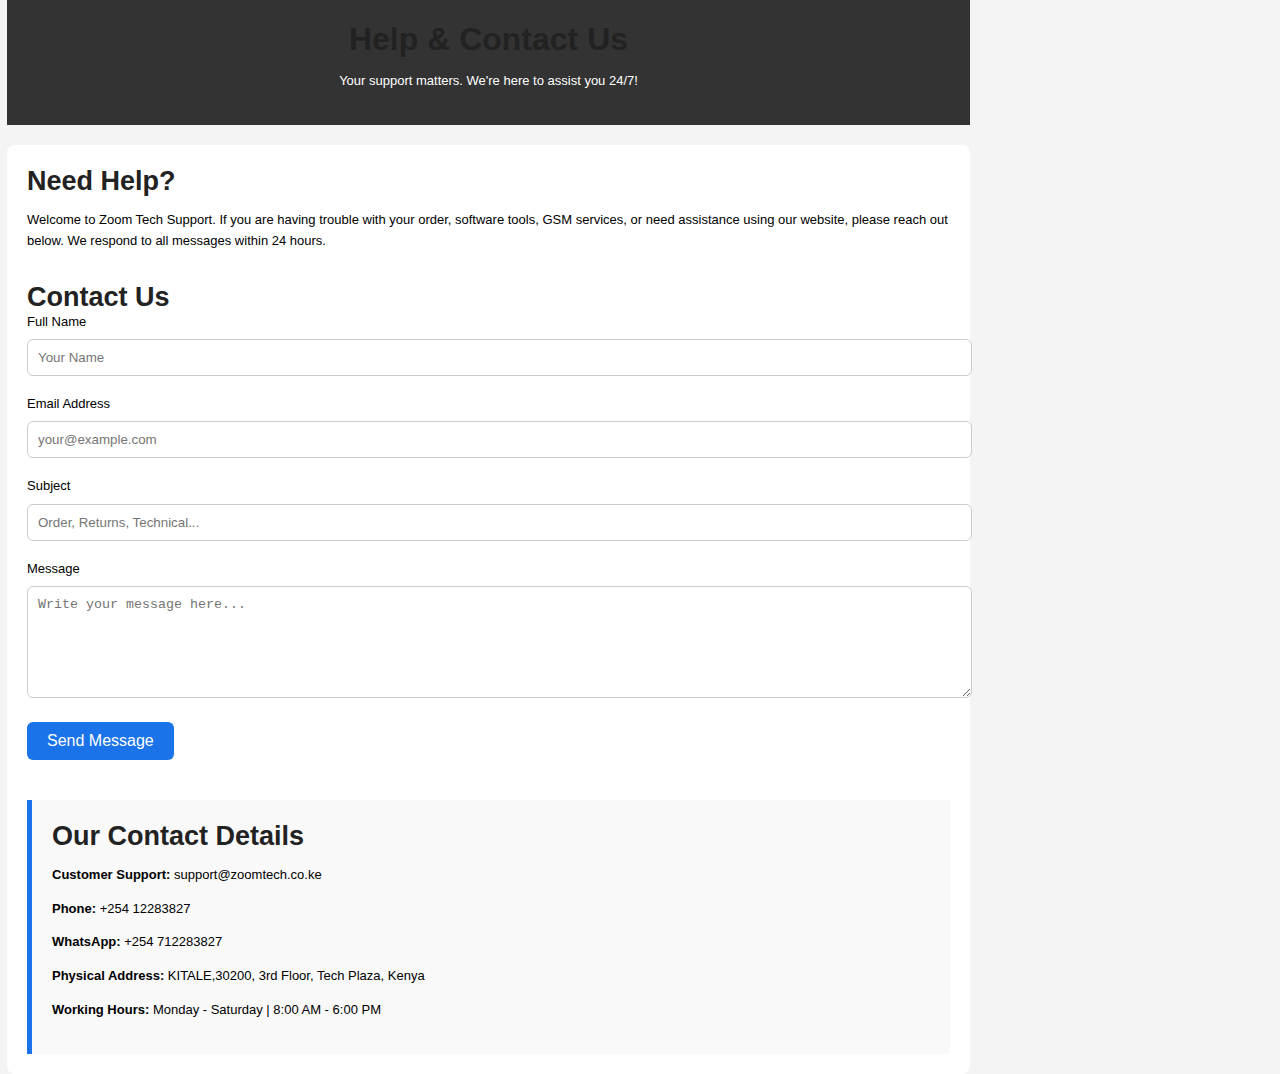
<file: HELP-AND-CONTACTS.html>
<!doctype html>
<html>
<head>
<meta charset="utf-8">
<title>Untitled Page</title>
<meta name="generator" content="WYSIWYG Web Builder 20 - http://www.wysiwygwebbuilder.com">
<link href="https://fonts.googleapis.com/css2?family=Open+Sans:wdth,wght@75..100,300..800&display=swap" rel="stylesheet">
<link href="css/liquor.css" rel="stylesheet">
<link href="css/HELP-AND-CONTACTS.css" rel="stylesheet">
</head>
<body>
<div id="Html1" style="position:absolute;left:7px;top:0px;width:963px;height:473px;z-index:0">
<!DOCTYPE html>
<html lang="en">
<head>
  <meta charset="UTF-8" />
  <meta name="viewport" content="width=device-width, initial-scale=1.0"/>
  <title>Help & Contact Us - Zoom Tech</title>
  </head>
<body>
  <header>
    <h1>Help & Contact Us</h1>
    <p>Your support matters. We're here to assist you 24/7!</p>
  </header>

  <div class="container">
    <section>
      <h2>Need Help?</h2>
      <p>
        Welcome to Zoom Tech Support. If you are having trouble with your order, software tools, GSM services, or need assistance using our website, please reach out below. We respond to all messages within 24 hours.
      </p>
    </section>

    <section class="contact-form">
      <h2>Contact Us</h2>
      <form action="#" method="POST">
        <label for="name">Full Name</label>
        <input type="text" id="name" name="name" placeholder="Your Name" required />

        <label for="email">Email Address</label>
        <input type="email" id="email" name="email" placeholder="your@example.com" required />

        <label for="subject">Subject</label>
        <input type="text" id="subject" name="subject" placeholder="Order, Returns, Technical..." required />

        <label for="message">Message</label>
        <textarea id="message" name="message" rows="6" placeholder="Write your message here..." required></textarea>

        <button type="submit">Send Message</button>
      </form>
    </section>

    <section class="contact-info">
      <h2>Our Contact Details</h2>
      <p><strong>Customer Support:</strong> support@zoomtech.co.ke</p>
      <p><strong>Phone:</strong> +254 12283827</p>
      <p><strong>WhatsApp:</strong> +254 712283827</p>
      <p><strong>Physical Address:</strong> KITALE,30200, 3rd Floor, Tech Plaza, Kenya</p>
      <p><strong>Working Hours:</strong> Monday - Saturday | 8:00 AM - 6:00 PM</p>
    </section>
  </div>
</body>
</html>
</div>
</body>
</html>
</file>
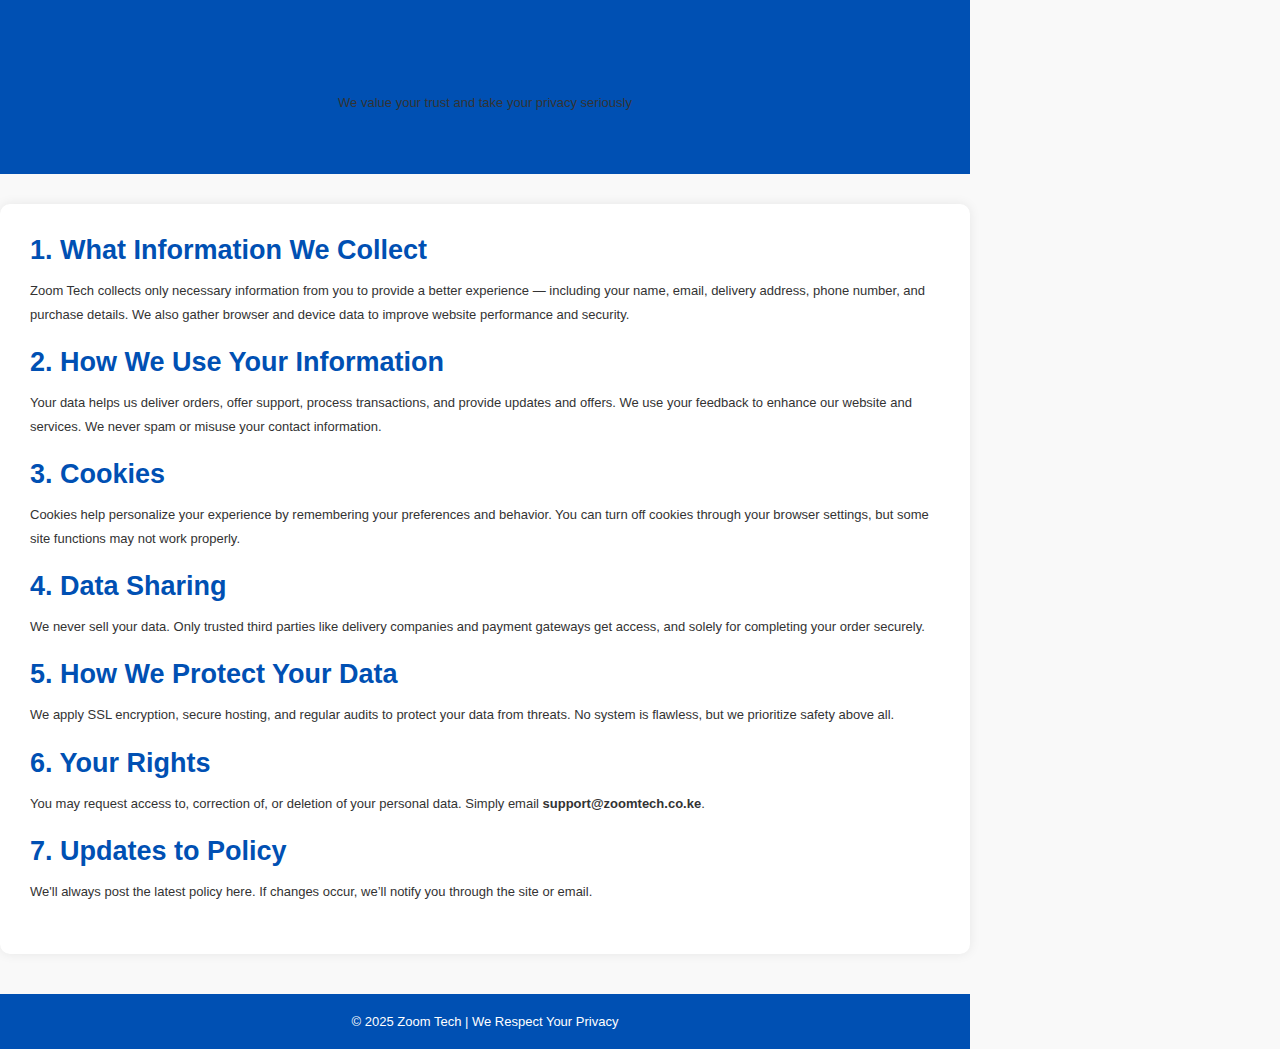
<file: PRIVACY-POLICY.html>
<!doctype html>
<html>
<head>
<meta charset="utf-8">
<title>Untitled Page</title>
<meta name="generator" content="WYSIWYG Web Builder 20 - http://www.wysiwygwebbuilder.com">
<link href="https://fonts.googleapis.com/css2?family=Open+Sans:wdth,wght@75..100,300..800&display=swap" rel="stylesheet">
<link href="css/liquor.css" rel="stylesheet">
<link href="css/PRIVACY-POLICY.css" rel="stylesheet">
</head>
<body>
<!-- PRIVACY PAGE -->
<div id="Html1" style="position:absolute;left:0px;top:0px;width:970px;height:355px;z-index:0">
<!DOCTYPE html>
<html lang="en">
<head>
  <meta charset="UTF-8" />
  <meta name="viewport" content="width=device-width, initial-scale=1.0"/>
  <title>Privacy Policy - Zoom Tech</title>
  </head>
<body>
  <header>
    <h1>Privacy Policy</h1>
    <p>We value your trust and take your privacy seriously</p>
  </header>

  <div class="container">
    <h2>1. What Information We Collect</h2>
    <p>Zoom Tech collects only necessary information from you to provide a better experience — including your name, email, delivery address, phone number, and purchase details. We also gather browser and device data to improve website performance and security.</p>

    <h2>2. How We Use Your Information</h2>
    <p>Your data helps us deliver orders, offer support, process transactions, and provide updates and offers. We use your feedback to enhance our website and services. We never spam or misuse your contact information.</p>

    <h2>3. Cookies</h2>
    <p>Cookies help personalize your experience by remembering your preferences and behavior. You can turn off cookies through your browser settings, but some site functions may not work properly.</p>

    <h2>4. Data Sharing</h2>
    <p>We never sell your data. Only trusted third parties like delivery companies and payment gateways get access, and solely for completing your order securely.</p>

    <h2>5. How We Protect Your Data</h2>
    <p>We apply SSL encryption, secure hosting, and regular audits to protect your data from threats. No system is flawless, but we prioritize safety above all.</p>

    <h2>6. Your Rights</h2>
    <p>You may request access to, correction of, or deletion of your personal data. Simply email <strong>support@zoomtech.co.ke</strong>.</p>

    <h2>7. Updates to Policy</h2>
    <p>We'll always post the latest policy here. If changes occur, we’ll notify you through the site or email.</p>
  </div>

  <footer>
    &copy; 2025 Zoom Tech | We Respect Your Privacy
  </footer>
</body>
</html>
</div>
</body>
</html>
</file>
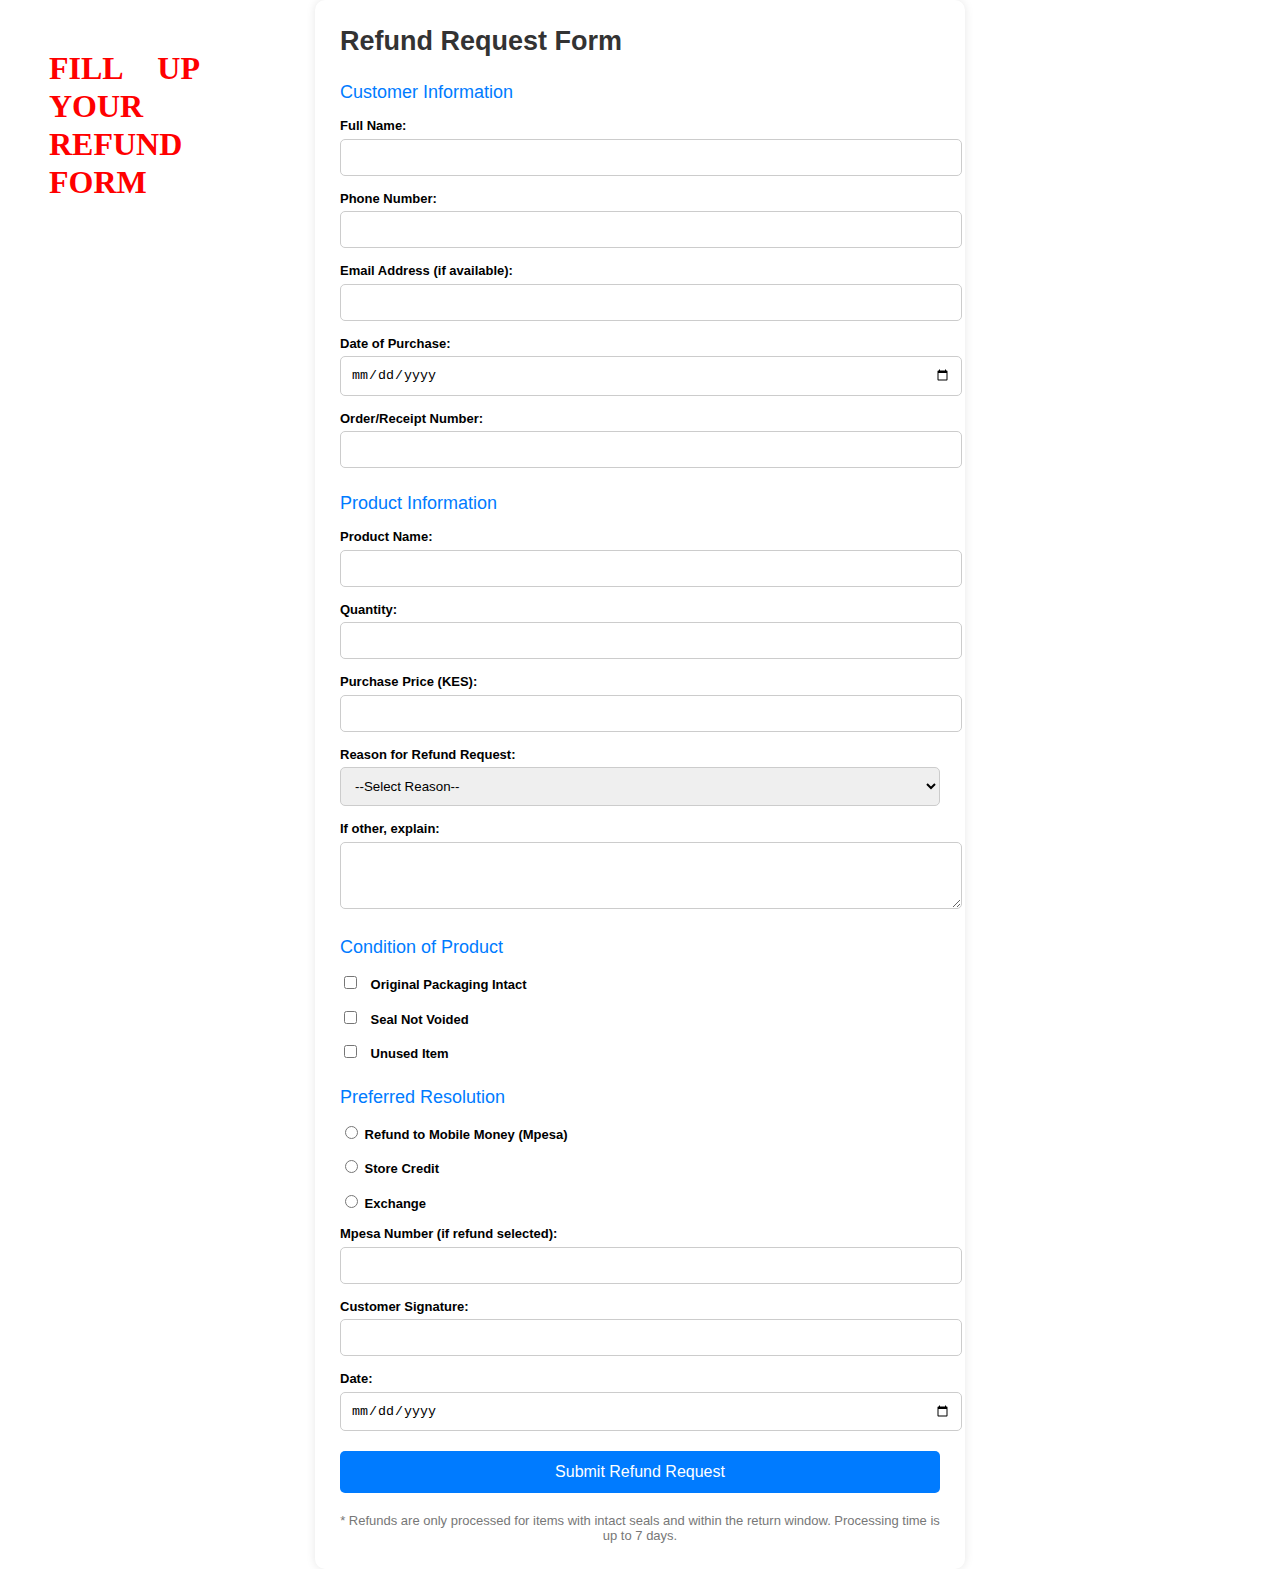
<file: REFUNDS.html>
<!DOCTYPE html>
<html lang="en">
<head>
  <meta charset="UTF-8">
  <meta name="viewport" content="width=device-width, initial-scale=1">
  <title>Refund Request Form - Zoom Tech</title>
  </head>
<body>
  <div class="container">
    <h2>Refund Request Form</h2>

    <form>
      <div class="section-title">Customer Information</div>
      <label>Full Name:</label>
      <input type="text" name="name" required>

      <label>Phone Number:</label>
      <input type="tel" name="phone" required>

      <label>Email Address (if available):</label>
      <input type="email" name="email">

      <label>Date of Purchase:</label>
      <input type="date" name="purchase_date">

      <label>Order/Receipt Number:</label>
      <input type="text" name="receipt_number">

      <div class="section-title">Product Information</div>
      <label>Product Name:</label>
      <input type="text" name="product_name">

      <label>Quantity:</label>
      <input type="text" name="quantity">

      <label>Purchase Price (KES):</label>
      <input type="text" name="price">

      <label>Reason for Refund Request:</label>
      <select name="reason">
        <option value="">--Select Reason--</option>
        <option value="defective">Defective Item</option>
        <option value="wrong">Wrong Item Delivered</option>
        <option value="not_as_described">Item Not as Described</option>
        <option value="other">Other</option>
      </select>

      <label>If other, explain:</label>
      <textarea name="other_reason" rows="3"></textarea>

      <div class="section-title">Condition of Product</div>
      <label><input type="checkbox" name="condition" value="packaging"> Original Packaging Intact</label>
      <label><input type="checkbox" name="condition" value="seal"> Seal Not Voided</label>
      <label><input type="checkbox" name="condition" value="unused"> Unused Item</label>

      <div class="section-title">Preferred Resolution</div>
      <label><input type="radio" name="resolution" value="refund"> Refund to Mobile Money (Mpesa)</label>
      <label><input type="radio" name="resolution" value="credit"> Store Credit</label>
      <label><input type="radio" name="resolution" value="exchange"> Exchange</label>

      <label>Mpesa Number (if refund selected):</label>
      <input type="text" name="mpesa_number">

      <label>Customer Signature:</label>
      <input type="text" name="signature">

      <label>Date:</label>
      <input type="date" name="signature_date">

      <button type="submit" class="submit-btn">Submit Refund Request</button>

      <div class="note">
        * Refunds are only processed for items with intact seals and within the return window. Processing time is up to 7 days.
      </div>
    </form>
  </div>
</body>
</html>
<!doctype html>
<html>
<head>
<meta charset="utf-8">
<title>Untitled Page</title>
<meta name="generator" content="WYSIWYG Web Builder 20 - http://www.wysiwygwebbuilder.com">
<link href="https://fonts.googleapis.com/css2?family=Open+Sans:wdth,wght@75..100,300..800&display=swap" rel="stylesheet">
<link href="css/liquor.css" rel="stylesheet">
<link href="css/REFUNDS.css" rel="stylesheet">
</head>
<body>
<div id="wb_Heading1" style="position:absolute;left:49px;top:49px;width:151px;height:185px;z-index:0;">
<h1 id="Heading1">FILL UP YOUR REFUND FORM</h1></div>
</body>
</html>
</file>
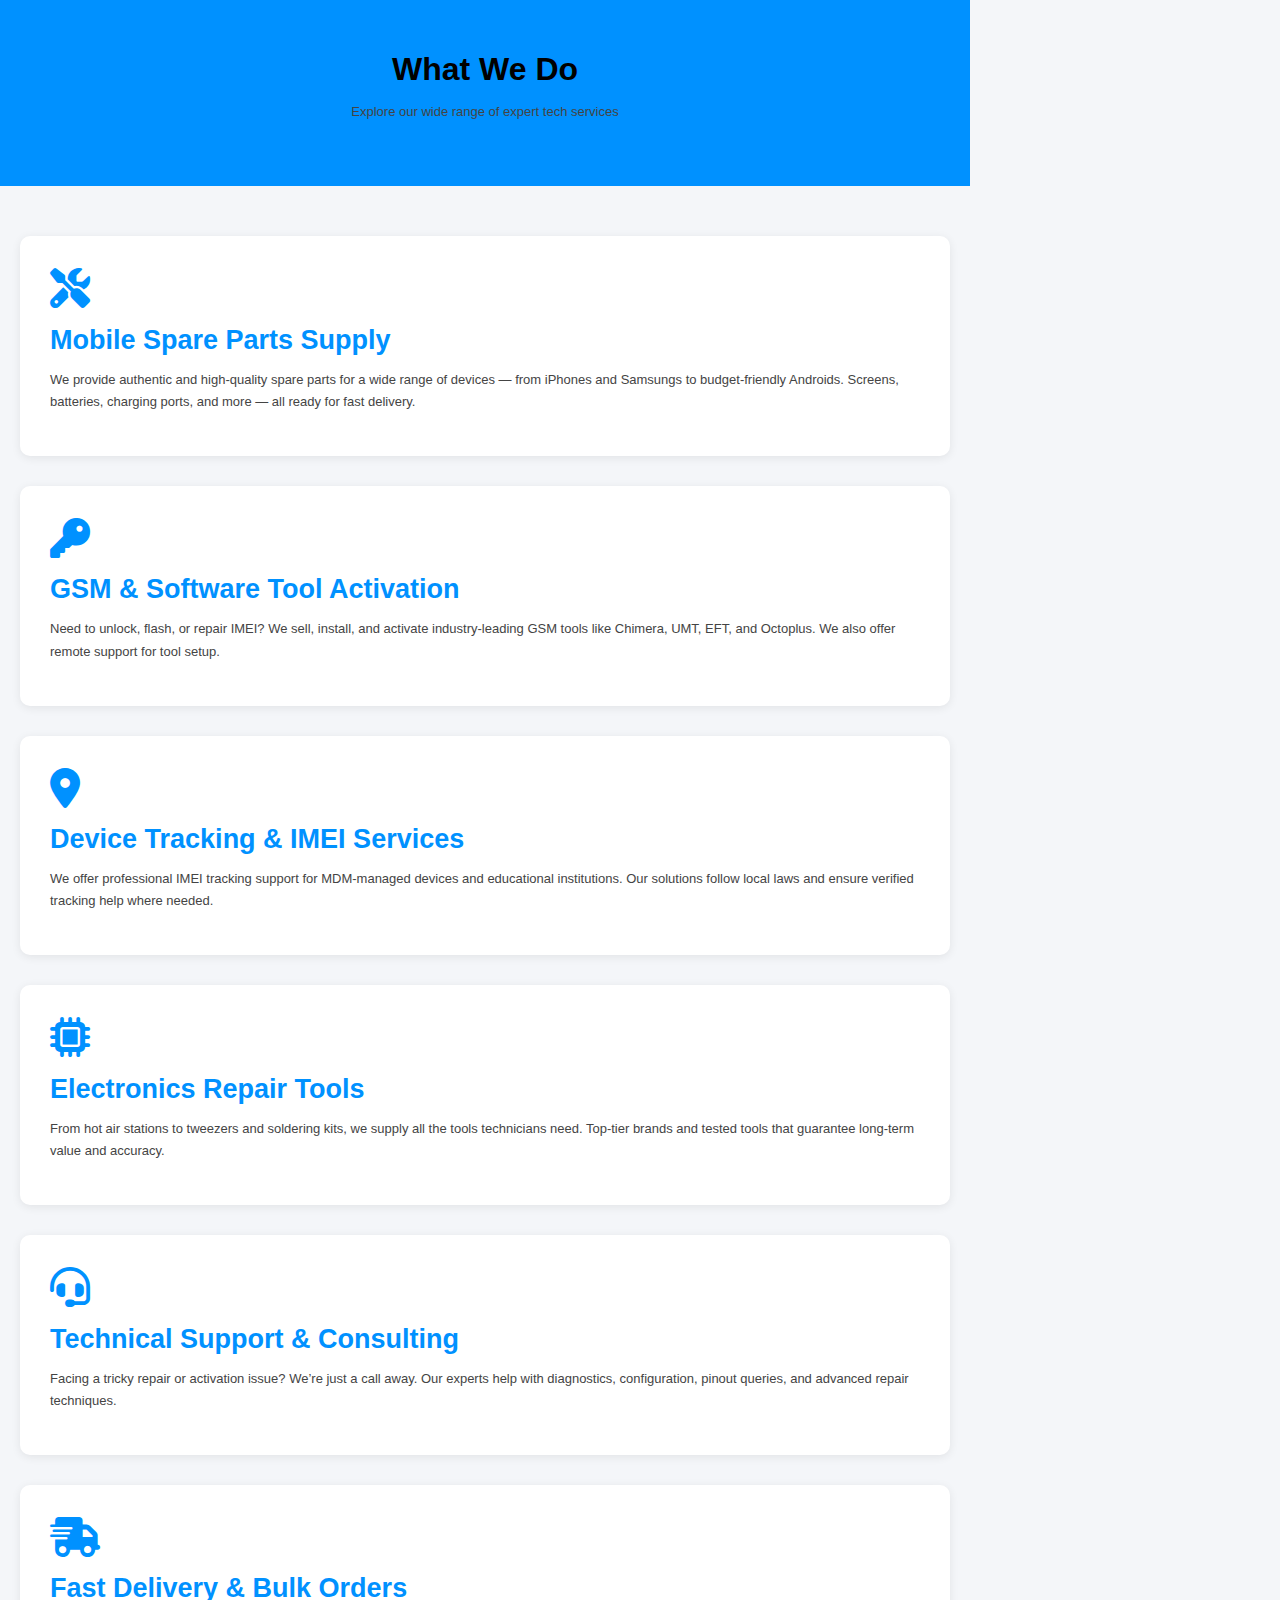
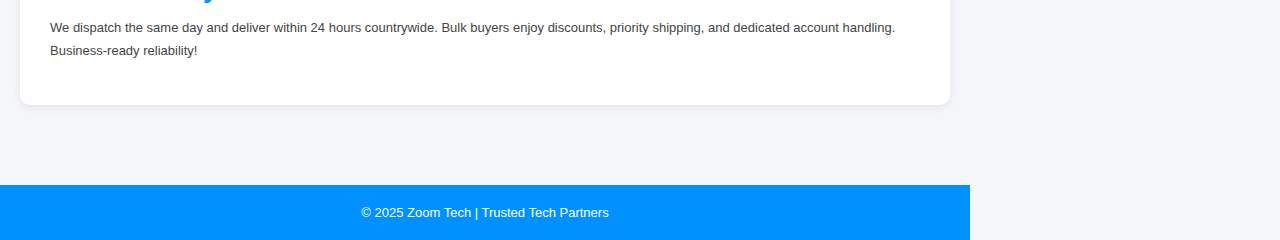
<file: SERVICES.html>
<!doctype html>
<html>
<head>
<meta charset="utf-8">
<title>Untitled Page</title>
<meta name="generator" content="WYSIWYG Web Builder 20 - http://www.wysiwygwebbuilder.com">
<link href="https://fonts.googleapis.com/css2?family=Open+Sans:wdth,wght@75..100,300..800&display=swap" rel="stylesheet">
<link href="css/liquor.css" rel="stylesheet">
<link href="css/SERVICES.css" rel="stylesheet">
</head>
<body>
<!-- SERVICES -->
<div id="Html1" style="position:absolute;left:0px;top:0px;width:970px;height:276px;z-index:0">
<!DOCTYPE html>
<html lang="en">
<head>
  <meta charset="UTF-8" />
  <meta name="viewport" content="width=device-width, initial-scale=1.0"/>
  <title>Our Services - Zoom Tech</title>
    <link href="https://cdnjs.cloudflare.com/ajax/libs/font-awesome/6.5.0/css/all.min.css" rel="stylesheet">
</head>
<body>

  <header>
    <h1>What We Do</h1>
    <p>Explore our wide range of expert tech services</p>
  </header>

  <div class="container">

    <div class="service-box">
      <div class="icon"><i class="fas fa-tools"></i></div>
      <h2>Mobile Spare Parts Supply</h2>
      <p>We provide authentic and high-quality spare parts for a wide range of devices — from iPhones and Samsungs to budget-friendly Androids. Screens, batteries, charging ports, and more — all ready for fast delivery.</p>
    </div>

    <div class="service-box">
      <div class="icon"><i class="fas fa-key"></i></div>
      <h2>GSM & Software Tool Activation</h2>
      <p>Need to unlock, flash, or repair IMEI? We sell, install, and activate industry-leading GSM tools like Chimera, UMT, EFT, and Octoplus. We also offer remote support for tool setup.</p>
    </div>

    <div class="service-box">
      <div class="icon"><i class="fas fa-map-marker-alt"></i></div>
      <h2>Device Tracking & IMEI Services</h2>
      <p>We offer professional IMEI tracking support for MDM-managed devices and educational institutions. Our solutions follow local laws and ensure verified tracking help where needed.</p>
    </div>

    <div class="service-box">
      <div class="icon"><i class="fas fa-microchip"></i></div>
      <h2>Electronics Repair Tools</h2>
      <p>From hot air stations to tweezers and soldering kits, we supply all the tools technicians need. Top-tier brands and tested tools that guarantee long-term value and accuracy.</p>
    </div>

    <div class="service-box">
      <div class="icon"><i class="fas fa-headset"></i></div>
      <h2>Technical Support & Consulting</h2>
      <p>Facing a tricky repair or activation issue? We’re just a call away. Our experts help with diagnostics, configuration, pinout queries, and advanced repair techniques.</p>
    </div>

    <div class="service-box">
      <div class="icon"><i class="fas fa-truck-fast"></i></div>
      <h2>Fast Delivery & Bulk Orders</h2>
      <p>We dispatch the same day and deliver within 24 hours countrywide. Bulk buyers enjoy discounts, priority shipping, and dedicated account handling. Business-ready reliability!</p>
    </div>

  </div>

  <footer>
    &copy; 2025 Zoom Tech | Trusted Tech Partners
  </footer>
</body>
</html>
</div>
</body>
</html>
</file>
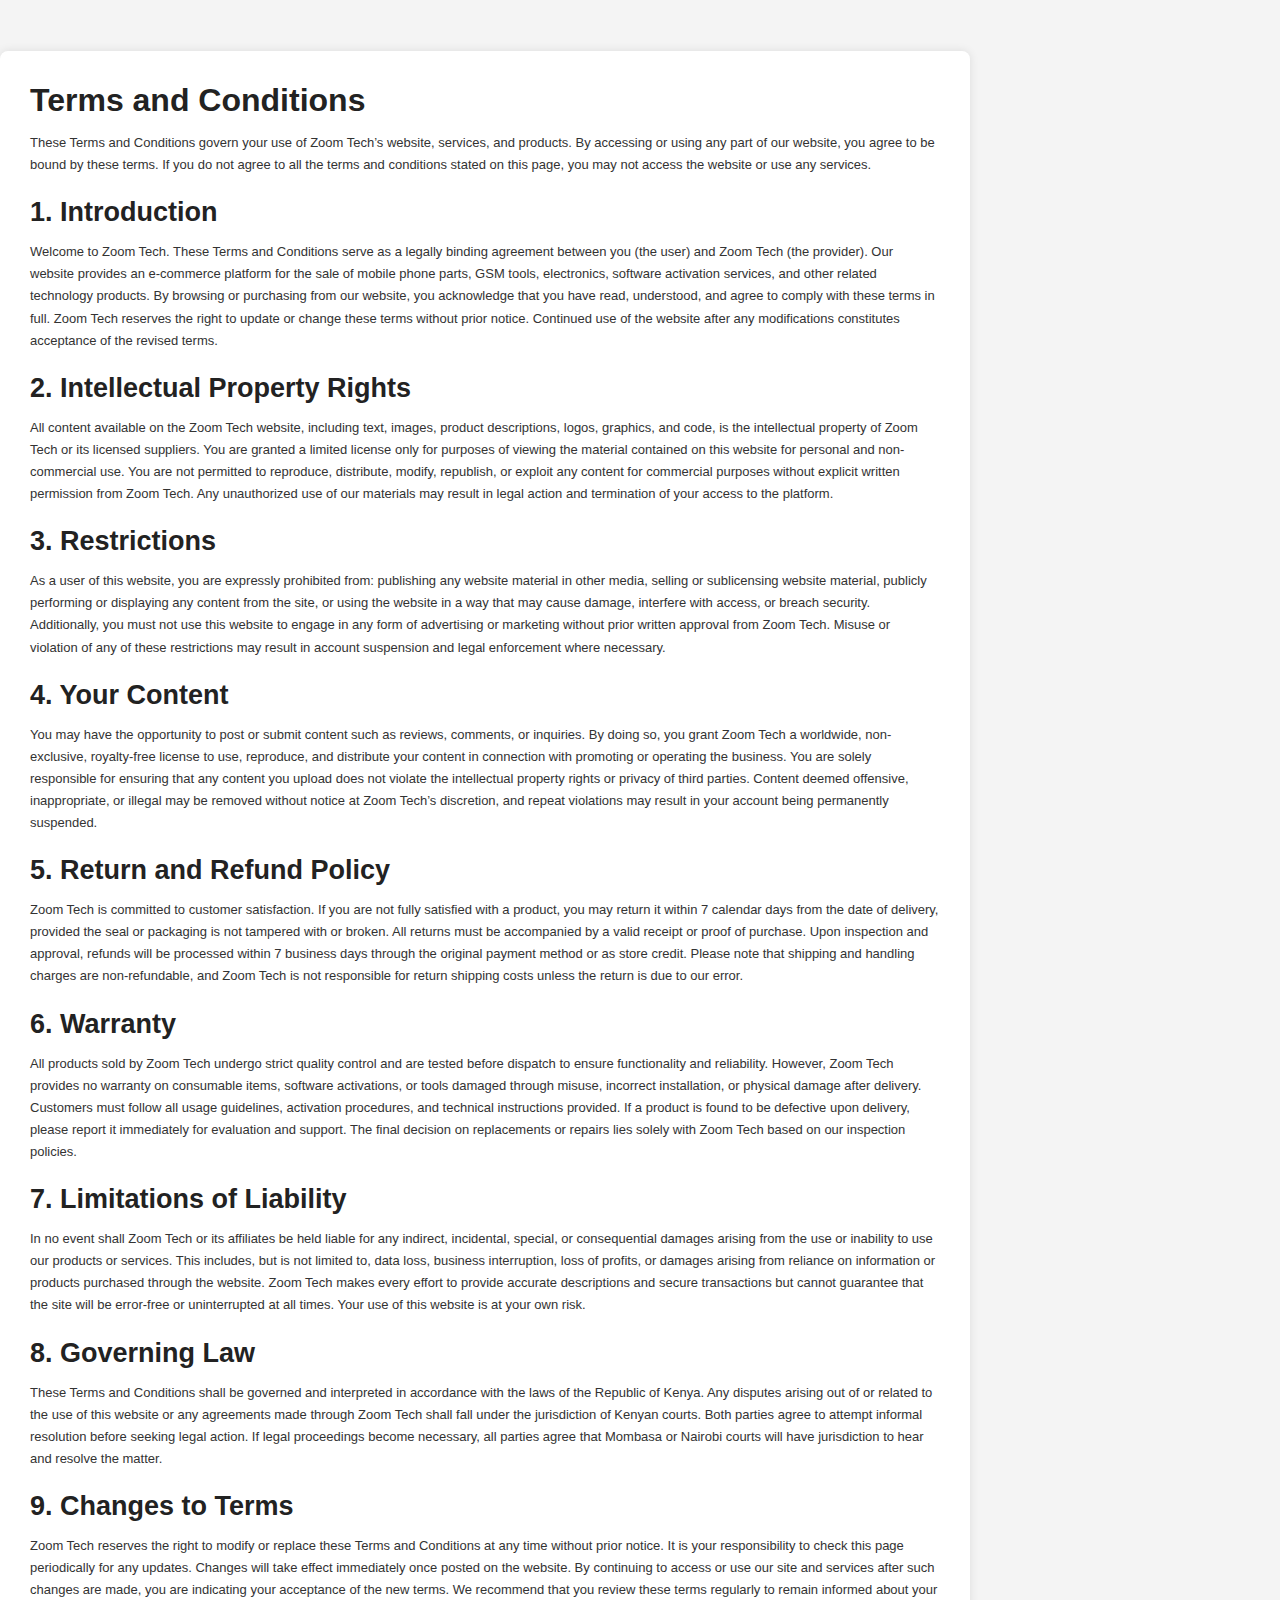
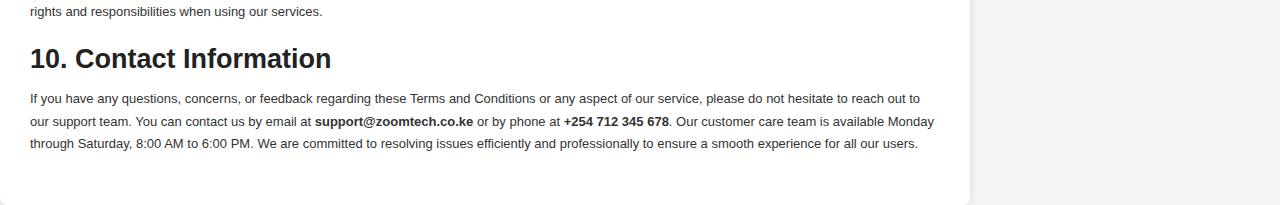
<file: TERMS-AND-CONDITIONS.html>
<!doctype html>
<html>
<head>
<meta charset="utf-8">
<title>Untitled Page</title>
<meta name="generator" content="WYSIWYG Web Builder 20 - http://www.wysiwygwebbuilder.com">
<link href="https://fonts.googleapis.com/css2?family=Open+Sans:wdth,wght@75..100,300..800&display=swap" rel="stylesheet">
<link href="css/liquor.css" rel="stylesheet">
<link href="css/TERMS-AND-CONDITIONS.css" rel="stylesheet">
</head>
<body>
<!-- TERMS AND CONDITIONS -->
<div id="Html1" style="position:absolute;left:0px;top:1px;width:970px;height:805px;z-index:0">
<!DOCTYPE html>
<html lang="en">
<head>
  <meta charset="UTF-8" />
  <meta name="viewport" content="width=device-width, initial-scale=1.0"/>
  <title>Terms and Conditions - Zoom Tech</title>
  </head>
<body>
  <div class="container">
    <h1>Terms and Conditions</h1>
    <p>These Terms and Conditions govern your use of Zoom Tech’s website, services, and products. By accessing or using any part of our website, you agree to be bound by these terms. If you do not agree to all the terms and conditions stated on this page, you may not access the website or use any services.</p>

    <h2>1. Introduction</h2>
    <p>Welcome to Zoom Tech. These Terms and Conditions serve as a legally binding agreement between you (the user) and Zoom Tech (the provider). Our website provides an e-commerce platform for the sale of mobile phone parts, GSM tools, electronics, software activation services, and other related technology products. By browsing or purchasing from our website, you acknowledge that you have read, understood, and agree to comply with these terms in full. Zoom Tech reserves the right to update or change these terms without prior notice. Continued use of the website after any modifications constitutes acceptance of the revised terms.</p>

    <h2>2. Intellectual Property Rights</h2>
    <p>All content available on the Zoom Tech website, including text, images, product descriptions, logos, graphics, and code, is the intellectual property of Zoom Tech or its licensed suppliers. You are granted a limited license only for purposes of viewing the material contained on this website for personal and non-commercial use. You are not permitted to reproduce, distribute, modify, republish, or exploit any content for commercial purposes without explicit written permission from Zoom Tech. Any unauthorized use of our materials may result in legal action and termination of your access to the platform.</p>

    <h2>3. Restrictions</h2>
    <p>As a user of this website, you are expressly prohibited from: publishing any website material in other media, selling or sublicensing website material, publicly performing or displaying any content from the site, or using the website in a way that may cause damage, interfere with access, or breach security. Additionally, you must not use this website to engage in any form of advertising or marketing without prior written approval from Zoom Tech. Misuse or violation of any of these restrictions may result in account suspension and legal enforcement where necessary.</p>

    <h2>4. Your Content</h2>
    <p>You may have the opportunity to post or submit content such as reviews, comments, or inquiries. By doing so, you grant Zoom Tech a worldwide, non-exclusive, royalty-free license to use, reproduce, and distribute your content in connection with promoting or operating the business. You are solely responsible for ensuring that any content you upload does not violate the intellectual property rights or privacy of third parties. Content deemed offensive, inappropriate, or illegal may be removed without notice at Zoom Tech’s discretion, and repeat violations may result in your account being permanently suspended.</p>

    <h2>5. Return and Refund Policy</h2>
    <p>Zoom Tech is committed to customer satisfaction. If you are not fully satisfied with a product, you may return it within 7 calendar days from the date of delivery, provided the seal or packaging is not tampered with or broken. All returns must be accompanied by a valid receipt or proof of purchase. Upon inspection and approval, refunds will be processed within 7 business days through the original payment method or as store credit. Please note that shipping and handling charges are non-refundable, and Zoom Tech is not responsible for return shipping costs unless the return is due to our error.</p>

    <h2>6. Warranty</h2>
    <p>All products sold by Zoom Tech undergo strict quality control and are tested before dispatch to ensure functionality and reliability. However, Zoom Tech provides no warranty on consumable items, software activations, or tools damaged through misuse, incorrect installation, or physical damage after delivery. Customers must follow all usage guidelines, activation procedures, and technical instructions provided. If a product is found to be defective upon delivery, please report it immediately for evaluation and support. The final decision on replacements or repairs lies solely with Zoom Tech based on our inspection policies.</p>

    <h2>7. Limitations of Liability</h2>
    <p>In no event shall Zoom Tech or its affiliates be held liable for any indirect, incidental, special, or consequential damages arising from the use or inability to use our products or services. This includes, but is not limited to, data loss, business interruption, loss of profits, or damages arising from reliance on information or products purchased through the website. Zoom Tech makes every effort to provide accurate descriptions and secure transactions but cannot guarantee that the site will be error-free or uninterrupted at all times. Your use of this website is at your own risk.</p>

    <h2>8. Governing Law</h2>
    <p>These Terms and Conditions shall be governed and interpreted in accordance with the laws of the Republic of Kenya. Any disputes arising out of or related to the use of this website or any agreements made through Zoom Tech shall fall under the jurisdiction of Kenyan courts. Both parties agree to attempt informal resolution before seeking legal action. If legal proceedings become necessary, all parties agree that Mombasa or Nairobi courts will have jurisdiction to hear and resolve the matter.</p>

    <h2>9. Changes to Terms</h2>
    <p>Zoom Tech reserves the right to modify or replace these Terms and Conditions at any time without prior notice. It is your responsibility to check this page periodically for any updates. Changes will take effect immediately once posted on the website. By continuing to access or use our site and services after such changes are made, you are indicating your acceptance of the new terms. We recommend that you review these terms regularly to remain informed about your rights and responsibilities when using our services.</p>

    <h2>10. Contact Information</h2>
    <p>If you have any questions, concerns, or feedback regarding these Terms and Conditions or any aspect of our service, please do not hesitate to reach out to our support team. You can contact us by email at <strong>support@zoomtech.co.ke</strong> or by phone at <strong>+254 712 345 678</strong>. Our customer care team is available Monday through Saturday, 8:00 AM to 6:00 PM. We are committed to resolving issues efficiently and professionally to ensure a smooth experience for all our users.</p>
  </div>
</body>
</html>
</div>
</body>
</html>
</file>
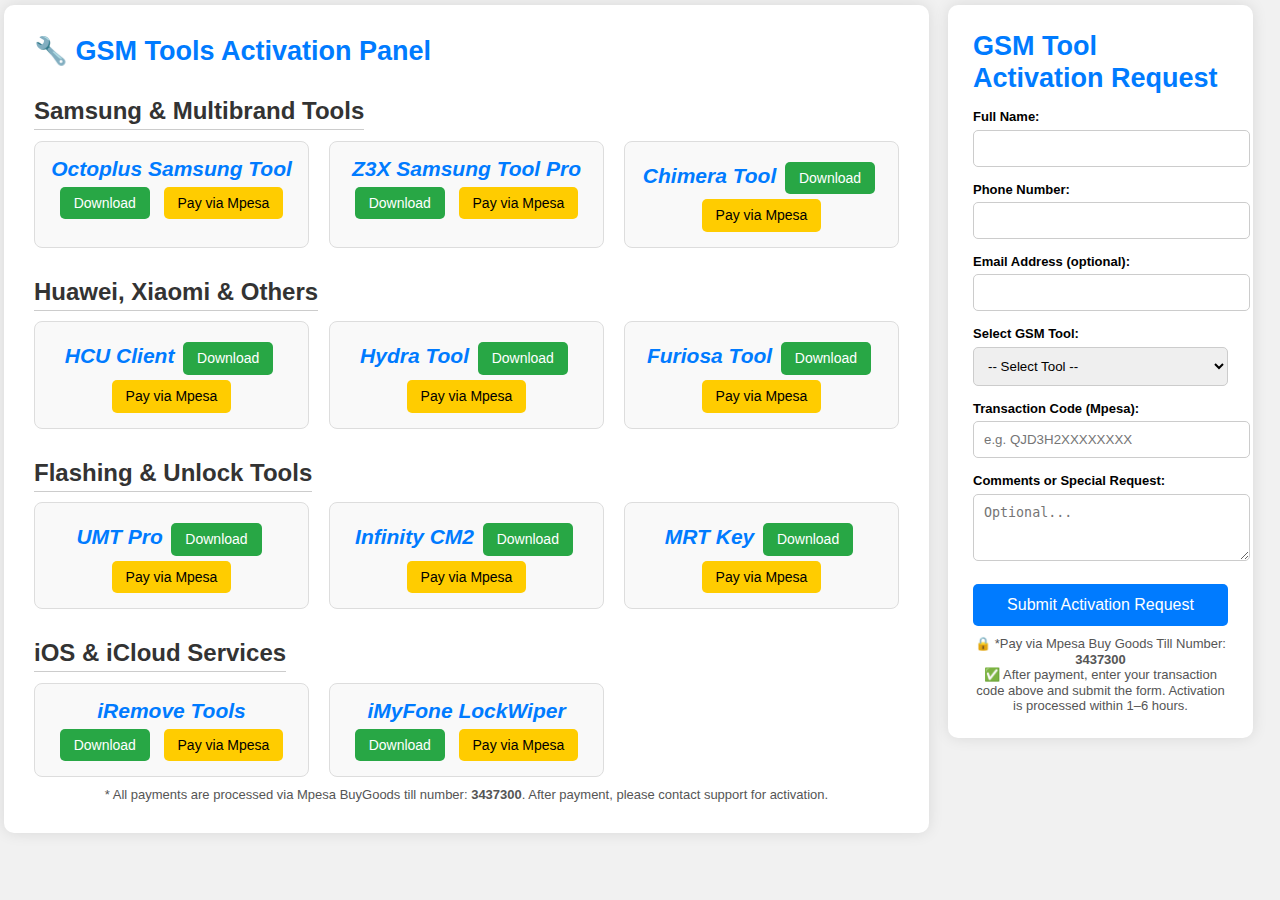
<file: TOOLS-ACTIVATION.html>
<!doctype html>
<html>
<head>
<meta charset="utf-8">
<title>Untitled Page</title>
<meta name="generator" content="WYSIWYG Web Builder 20 - http://www.wysiwygwebbuilder.com">
<link href="https://fonts.googleapis.com/css2?family=Open+Sans:wdth,wght@75..100,300..800&display=swap" rel="stylesheet">
<link href="css/liquor.css" rel="stylesheet">
<link href="css/TOOLS-ACTIVATION.css" rel="stylesheet">
</head>
<body>
<!-- tools activations -->
<div id="Html1" style="position:absolute;left:948px;top:5px;width:305px;height:750px;z-index:0">
<!DOCTYPE html>
<html lang="en">
<head>
  <meta charset="UTF-8">
  <title>GSM Tool Activation Form</title>
  </head>
<body>

  <div class="form-container">
    <h2>GSM Tool Activation Request</h2>
    
    <form action="#" method="POST">
      <label>Full Name:</label>
      <input type="text" name="name" required>

      <label>Phone Number:</label>
      <input type="tel" name="phone" required>

      <label>Email Address (optional):</label>
      <input type="email" name="email">

      <label>Select GSM Tool:</label>
      <select name="tool" required>
        <option value="">-- Select Tool --</option>
        <option value="Octoplus Samsung Tool">Octoplus Samsung Tool</option>
        <option value="Z3X Samsung Pro">Z3X Samsung Tool Pro</option>
        <option value="Chimera Tool">Chimera Tool</option>
        <option value="UMT Pro">UMT Pro</option>
        <option value="Infinity CM2">Infinity CM2</option>
        <option value="Hydra Tool">Hydra Tool</option>
        <option value="HCU Client">HCU Client</option>
        <option value="MRT Key">MRT Key</option>
        <option value="iRemove Tools">iRemove Tools</option>
        <option value="iMyFone LockWiper">iMyFone LockWiper</option>
      </select>

      <label>Transaction Code (Mpesa):</label>
      <input type="text" name="transaction_code" required placeholder="e.g. QJD3H2XXXXXXXX">

      <label>Comments or Special Request:</label>
      <textarea name="comments" rows="3" placeholder="Optional..."></textarea>

      <button type="submit" class="submit-btn">Submit Activation Request</button>
    </form>

    <div class="note">
      🔒 *Pay via Mpesa Buy Goods Till Number: <strong>3437300</strong><br>
      ✅ After payment, enter your transaction code above and submit the form. Activation is processed within 1–6 hours.
    </div>
  </div>

</body>
</html>
</div>
<div id="Html2" style="position:absolute;left:4px;top:5px;width:925px;height:750px;z-index:1">
<!DOCTYPE html>
<html lang="en">
<head>
  <title>GSM Tools Activation Panel</title>
  </head>
<body>

  <div class="panel-container">
    <h2>🔧 GSM Tools Activation Panel</h2>

    <!-- Samsung Tools -->
    <div class="tool-category">
      <h3>Samsung & Multibrand Tools</h3>
      <div class="tools-grid">
        <div class="tool-card">
          <h4>Octoplus Samsung Tool</h4>
          <a href="https://octoplusbox.com/en/download/software/" class="btn download-btn" target="_blank">Download</a>
          <a href="tel:*334*123456#" class="btn mpesa-btn">Pay via Mpesa</a>
        </div>
        <div class="tool-card">
          <h4>Z3X Samsung Tool Pro</h4>
          <a href="https://z3x-team.com/tool-pro/" class="btn download-btn" target="_blank">Download</a>
          <a href="tel:*334*123456#" class="btn mpesa-btn">Pay via Mpesa</a>
        </div>
        <div class="tool-card">
          <h4>Chimera Tool</h4>
          <a href="https://chimeratool.com/download" class="btn download-btn" target="_blank">Download</a>
          <a href="tel:*334*123456#" class="btn mpesa-btn">Pay via Mpesa</a>
        </div>
      </div>
    </div>

    <!-- Huawei, Xiaomi -->
    <div class="tool-category">
      <h3>Huawei, Xiaomi & Others</h3>
      <div class="tools-grid">
        <div class="tool-card">
          <h4>HCU Client</h4>
          <a href="https://www.hcu-client.com/downloads/" class="btn download-btn" target="_blank">Download</a>
          <a href="tel:*334*123456#" class="btn mpesa-btn">Pay via Mpesa</a>
        </div>
        <div class="tool-card">
          <h4>Hydra Tool</h4>
          <a href="https://hydra-tool.com/download" class="btn download-btn" target="_blank">Download</a>
          <a href="tel:*334*123456#" class="btn mpesa-btn">Pay via Mpesa</a>
        </div>
        <div class="tool-card">
          <h4>Furiosa Tool</h4>
          <a href="#" class="btn download-btn">Download</a>
          <a href="tel:*334*123456#" class="btn mpesa-btn">Pay via Mpesa</a>
        </div>
      </div>
    </div>

    <!-- Flashing Tools -->
    <div class="tool-category">
      <h3>Flashing & Unlock Tools</h3>
      <div class="tools-grid">
        <div class="tool-card">
          <h4>UMT Pro</h4>
          <a href="https://umtpro.com/downloads" class="btn download-btn" target="_blank">Download</a>
          <a href="tel:*334*123456#" class="btn mpesa-btn">Pay via Mpesa</a>
        </div>
        <div class="tool-card">
          <h4>Infinity CM2</h4>
          <a href="https://infinity-box.com/download/" class="btn download-btn" target="_blank">Download</a>
          <a href="tel:*334*123456#" class="btn mpesa-btn">Pay via Mpesa</a>
        </div>
        <div class="tool-card">
          <h4>MRT Key</h4>
          <a href="#" class="btn download-btn">Download</a>
          <a href="tel:*334*123456#" class="btn mpesa-btn">Pay via Mpesa</a>
        </div>
      </div>
    </div>

    <!-- iOS Tools -->
    <div class="tool-category">
      <h3>iOS & iCloud Services</h3>
      <div class="tools-grid">
        <div class="tool-card">
          <h4>iRemove Tools</h4>
          <a href="https://iremove.tools/" class="btn download-btn" target="_blank">Download</a>
          <a href="tel:*334*123456#" class="btn mpesa-btn">Pay via Mpesa</a>
        </div>
        <div class="tool-card">
          <h4>iMyFone LockWiper</h4>
          <a href="https://www.imyfone.com/unlock-iphone-passcode/" class="btn download-btn" target="_blank">Download</a>
          <a href="tel:*334*123456#" class="btn mpesa-btn">Pay via Mpesa</a>
        </div>
      </div>
    </div>

    <div class="note">
      * All payments are processed via Mpesa BuyGoods till number: <strong>3437300</strong>. After payment, please contact support for activation.
    </div>
  </div>

</body>
</html>
</div>
</body>
</html>
</file>
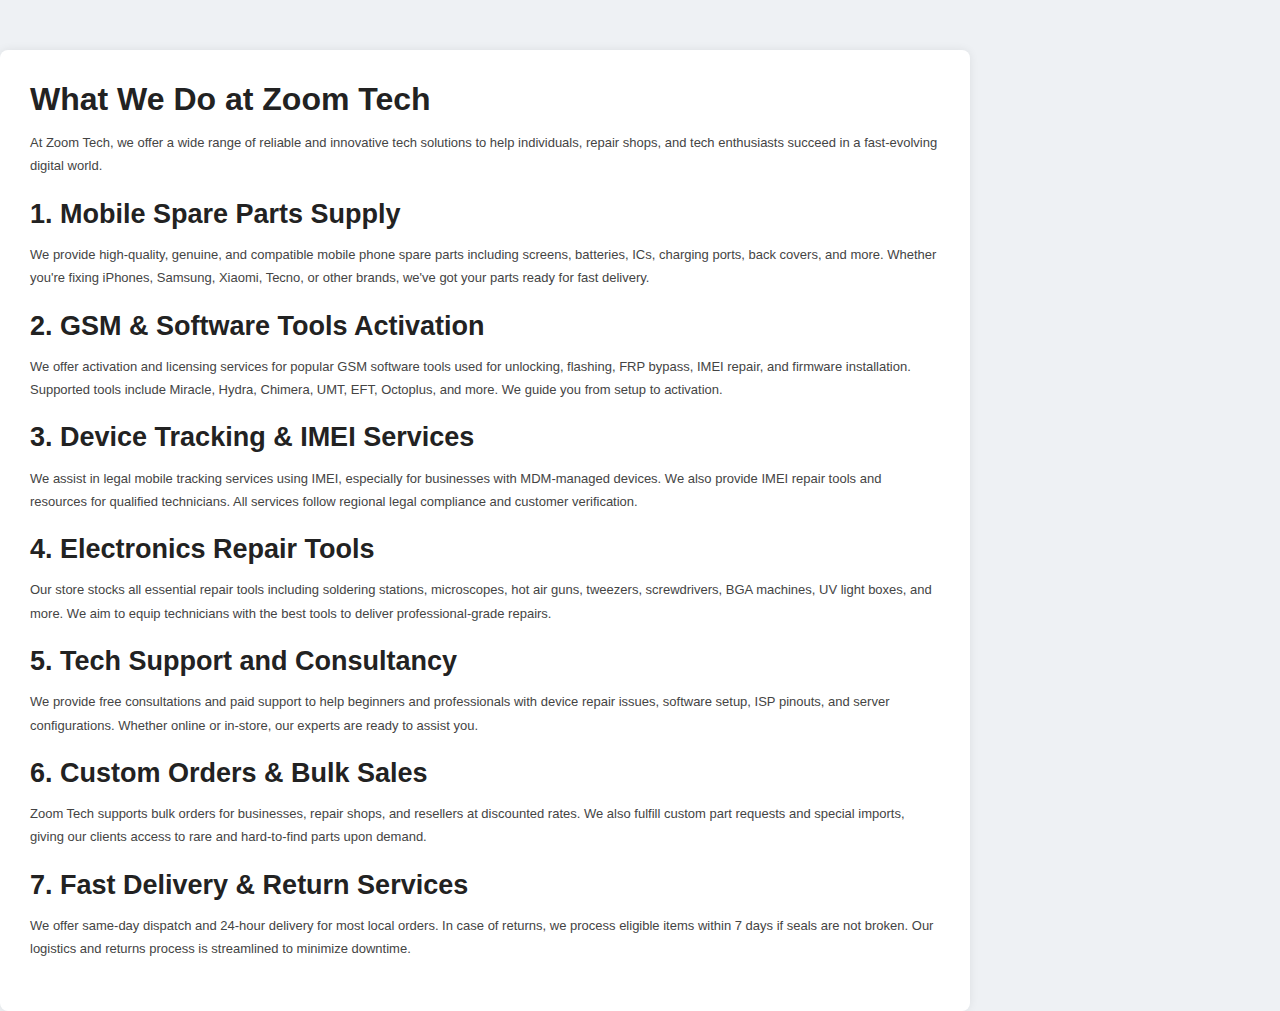
<file: WHAT-WE-DO.html>
<!doctype html>
<html>
<head>
<meta charset="utf-8">
<title>Untitled Page</title>
<meta name="generator" content="WYSIWYG Web Builder 20 - http://www.wysiwygwebbuilder.com">
<link href="https://fonts.googleapis.com/css2?family=Open+Sans:wdth,wght@75..100,300..800&display=swap" rel="stylesheet">
<link href="css/liquor.css" rel="stylesheet">
<link href="css/WHAT-WE-DO.css" rel="stylesheet">
</head>
<body>
<div id="Html1" style="position:absolute;left:0px;top:0px;width:970px;height:364px;z-index:0">
<!DOCTYPE html>
<html lang="en">
<head>
  <meta charset="UTF-8" />
  <meta name="viewport" content="width=device-width, initial-scale=1.0"/>
  <title>Our Services - Zoom Tech</title>
  </head>
<body>
  <div class="container">
    <h1>What We Do at Zoom Tech</h1>
    <p>At Zoom Tech, we offer a wide range of reliable and innovative tech solutions to help individuals, repair shops, and tech enthusiasts succeed in a fast-evolving digital world.</p>

    <h2>1. Mobile Spare Parts Supply</h2>
    <p>We provide high-quality, genuine, and compatible mobile phone spare parts including screens, batteries, ICs, charging ports, back covers, and more. Whether you're fixing iPhones, Samsung, Xiaomi, Tecno, or other brands, we've got your parts ready for fast delivery.</p>

    <h2>2. GSM & Software Tools Activation</h2>
    <p>We offer activation and licensing services for popular GSM software tools used for unlocking, flashing, FRP bypass, IMEI repair, and firmware installation. Supported tools include Miracle, Hydra, Chimera, UMT, EFT, Octoplus, and more. We guide you from setup to activation.</p>

    <h2>3. Device Tracking & IMEI Services</h2>
    <p>We assist in legal mobile tracking services using IMEI, especially for businesses with MDM-managed devices. We also provide IMEI repair tools and resources for qualified technicians. All services follow regional legal compliance and customer verification.</p>

    <h2>4. Electronics Repair Tools</h2>
    <p>Our store stocks all essential repair tools including soldering stations, microscopes, hot air guns, tweezers, screwdrivers, BGA machines, UV light boxes, and more. We aim to equip technicians with the best tools to deliver professional-grade repairs.</p>

    <h2>5. Tech Support and Consultancy</h2>
    <p>We provide free consultations and paid support to help beginners and professionals with device repair issues, software setup, ISP pinouts, and server configurations. Whether online or in-store, our experts are ready to assist you.</p>

    <h2>6. Custom Orders & Bulk Sales</h2>
    <p>Zoom Tech supports bulk orders for businesses, repair shops, and resellers at discounted rates. We also fulfill custom part requests and special imports, giving our clients access to rare and hard-to-find parts upon demand.</p>

    <h2>7. Fast Delivery & Return Services</h2>
    <p>We offer same-day dispatch and 24-hour delivery for most local orders. In case of returns, we process eligible items within 7 days if seals are not broken. Our logistics and returns process is streamlined to minimize downtime.</p>
  </div>
</body>
</html>
</div>
</body>
</html>
</file>
<file: css/HELP-AND-CONTACTS.css>
body
{
   background-color: #FFFFFF;
   color: #000000;
   font-family: Arial;
   font-weight: normal;
   font-size: 13px;
   line-height: 1.1875;
   margin: 0;
   padding: 0;
}
*
{
   scrollbar-color: rgba(0,0,0,1.00) rgba(144,7,30,1.00);
}
*::-webkit-scrollbar
{
   width: 16px;
}
*::-webkit-scrollbar-track
{
   background: rgba(144,7,30,1.00);
}
*::-webkit-scrollbar-thumb
{
   background-color: rgba(0,0,0,1.00);
   border: 1px solid rgba(144,7,30,1.00);
}
*::-webkit-scrollbar-corner
{
   background: rgba(144,7,30,1.00);
}
    body {
      font-family: Arial, sans-serif;
      background: #f4f4f4;
      margin: 0;
      padding: 0;
    }

    header {
      background: #333;
      color: #fff;
      padding: 20px 0;
      text-align: center;
    }

    .container {
      max-width: 1000px;
      margin: 20px auto;
      padding: 20px;
      background: #fff;
      border-radius: 8px;
    }

    h1, h2 {
      color: #222;
    }

    p {
      line-height: 1.6;
    }

    .contact-form {
      margin-top: 30px;
    }

    input, textarea {
      width: 100%;
      padding: 10px;
      margin-top: 10px;
      margin-bottom: 20px;
      border: 1px solid #ccc;
      border-radius: 6px;
      resize: vertical;
    }

    button {
      padding: 10px 20px;
      background-color: #1a73e8;
      color: #fff;
      border: none;
      border-radius: 6px;
      cursor: pointer;
      font-size: 16px;
    }

    button:hover {
      background-color: #0c5dd6;
    }

    .contact-info {
      margin-top: 40px;
      padding: 20px;
      background: #f9f9f9;
      border-left: 5px solid #1a73e8;
    }

    @media (max-width: 600px) {
      .container {
        padding: 15px;
      }
    }
</file>
<file: css/PRIVACY-POLICY.css>
body
{
   background-color: #FFFFFF;
   color: #000000;
   font-family: Arial;
   font-weight: normal;
   font-size: 13px;
   line-height: 1.1875;
   margin: 0;
   padding: 0;
}
*
{
   scrollbar-color: rgba(0,0,0,1.00) rgba(144,7,30,1.00);
}
*::-webkit-scrollbar
{
   width: 16px;
}
*::-webkit-scrollbar-track
{
   background: rgba(144,7,30,1.00);
}
*::-webkit-scrollbar-thumb
{
   background-color: rgba(0,0,0,1.00);
   border: 1px solid rgba(144,7,30,1.00);
}
*::-webkit-scrollbar-corner
{
   background: rgba(144,7,30,1.00);
}
    body {
      font-family: 'Segoe UI', sans-serif;
      background: #f9f9f9;
      margin: 0;
      padding: 0;
    }
    header {
      background: #0050b3;
      color: white;
      padding: 40px 20px;
      text-align: center;
    }
    .container {
      max-width: 1000px;
      margin: 30px auto;
      padding: 30px;
      background: white;
      border-radius: 10px;
      box-shadow: 0 0 12px rgba(0,0,0,0.08);
    }
    h1, h2 {
      color: #0050b3;
    }
    p {
      color: #333;
      line-height: 1.8;
      margin-bottom: 20px;
    }
    footer {
      background: #0050b3;
      color: white;
      padding: 20px;
      text-align: center;
      margin-top: 40px;
    }
</file>
<file: css/REFUNDS.css>
body {
      font-family: Arial, sans-serif;
      background: #f5f5f5;
      padding: 20px;
    }
    .container {
      max-width: 600px;
      background: #fff;
      padding: 25px;
      margin: auto;
      border-radius: 10px;
      box-shadow: 0 0 10px rgba(0,0,0,0.1);
    }
    h2 {
      text-align: center;
      color: #333;
    }
    label {
      display: block;
      margin-top: 15px;
      font-weight: bold;
    }
    input[type="text"],
    input[type="date"],
    input[type="tel"],
    input[type="email"],
    textarea,
    select {
      width: 100%;
      padding: 10px;
      margin-top: 5px;
      border-radius: 5px;
      border: 1px solid #ccc;
    }
    input[type="checkbox"] {
      margin-right: 10px;
    }
    .section-title {
      margin-top: 25px;
      font-size: 18px;
      color: #007BFF;
    }
    .submit-btn {
      background-color: #007BFF;
      color: #fff;
      border: none;
      padding: 12px 20px;
      font-size: 16px;
      margin-top: 20px;
      cursor: pointer;
      width: 100%;
      border-radius: 5px;
    }
    .submit-btn:hover {
      background-color: #0056b3;
    }
    .note {
      font-size: 13px;
      color: #777;
      margin-top: 20px;
      text-align: center;
    }
  body
{
   background-color: #FFFFFF;
   color: #000000;
   font-family: Arial;
   font-weight: normal;
   font-size: 13px;
   line-height: 1.1875;
   margin: 0;
   padding: 0;
}
*
{
   scrollbar-color: rgba(0,0,0,1.00) rgba(144,7,30,1.00);
}
*::-webkit-scrollbar
{
   width: 16px;
}
*::-webkit-scrollbar-track
{
   background: rgba(144,7,30,1.00);
}
*::-webkit-scrollbar-thumb
{
   background-color: rgba(0,0,0,1.00);
   border: 1px solid rgba(144,7,30,1.00);
}
*::-webkit-scrollbar-corner
{
   background: rgba(144,7,30,1.00);
}
#wb_Heading1
{
   background-color: transparent;
   background-image: none;
   border: 0px solid #000000;
   border-radius: 0px;
   margin: 0;
   padding: 0;
   animation: animate-opacity 3000ms linear 0ms infinite alternate-reverse both;
   text-align: justify;
}
#Heading1
{
   color: #FF0000;
   font-family: Tahoma;
   font-weight: bold;
   font-style: normal;
   font-size: 32px;
   margin: 0;
   text-align: justify;
   text-transform: none;
}
</file>
<file: css/SERVICES.css>
body
{
   background-color: #FFFFFF;
   color: #000000;
   font-family: Arial;
   font-weight: normal;
   font-size: 13px;
   line-height: 1.1875;
   margin: 0;
   padding: 0;
}
*
{
   scrollbar-color: rgba(0,0,0,1.00) rgba(144,7,30,1.00);
}
*::-webkit-scrollbar
{
   width: 16px;
}
*::-webkit-scrollbar-track
{
   background: rgba(144,7,30,1.00);
}
*::-webkit-scrollbar-thumb
{
   background-color: rgba(0,0,0,1.00);
   border: 1px solid rgba(144,7,30,1.00);
}
*::-webkit-scrollbar-corner
{
   background: rgba(144,7,30,1.00);
}
    body {
      font-family: 'Segoe UI', sans-serif;
      background: #f4f6f9;
      margin: 0;
      padding: 0;
    }

    header {
      background-color: #0091ff;
      color: white;
      text-align: center;
      padding: 50px 20px;
    }

    .container {
      max-width: 1100px;
      margin: 30px auto;
      padding: 20px;
    }

    .service-box {
      background: #fff;
      margin-bottom: 30px;
      padding: 30px;
      border-radius: 10px;
      box-shadow: 0 2px 10px rgba(0,0,0,0.08);
      transition: all 0.3s ease;
    }

    .service-box:hover {
      transform: translateY(-5px);
      box-shadow: 0 4px 15px rgba(0,0,0,0.12);
    }

    h1 {
      margin-bottom: 10px;
    }

    h2 {
      color: #0091ff;
    }

    p {
      color: #444;
      line-height: 1.7;
    }

    .icon {
      font-size: 40px;
      color: #0091ff;
      margin-bottom: 10px;
    }

    footer {
      text-align: center;
      background: #0091ff;
      color: white;
      padding: 20px;
    }
</file>
<file: css/TERMS-AND-CONDITIONS.css>
body
{
   background-color: #FFFFFF;
   color: #000000;
   font-family: Arial;
   font-weight: normal;
   font-size: 13px;
   line-height: 1.1875;
   margin: 0;
   padding: 0;
}
*
{
   scrollbar-color: rgba(0,0,0,1.00) rgba(144,7,30,1.00);
}
*::-webkit-scrollbar
{
   width: 16px;
}
*::-webkit-scrollbar-track
{
   background: rgba(144,7,30,1.00);
}
*::-webkit-scrollbar-thumb
{
   background-color: rgba(0,0,0,1.00);
   border: 1px solid rgba(144,7,30,1.00);
}
*::-webkit-scrollbar-corner
{
   background: rgba(144,7,30,1.00);
}
    body {
      font-family: 'Segoe UI', Tahoma, Geneva, Verdana, sans-serif;
      background-color: #f4f4f4;
      margin: 0;
      padding: 0;
    }

    .container {
      max-width: 1000px;
      margin: 50px auto;
      padding: 30px;
      background-color: #fff;
      border-radius: 8px;
      box-shadow: 0 0 10px rgba(0,0,0,0.1);
    }

    h1, h2 {
      color: #222;
    }

    p {
      line-height: 1.7;
      margin-bottom: 20px;
      color: #333;
    }
</file>
<file: css/TOOLS-ACTIVATION.css>
body
{
   background-color: #FFFFFF;
   color: #000000;
   font-family: Arial;
   font-weight: normal;
   font-size: 13px;
   line-height: 1.1875;
   margin: 0;
   padding: 0;
}
*
{
   scrollbar-color: rgba(0,0,0,1.00) rgba(144,7,30,1.00);
}
*::-webkit-scrollbar
{
   width: 16px;
}
*::-webkit-scrollbar-track
{
   background: rgba(144,7,30,1.00);
}
*::-webkit-scrollbar-thumb
{
   background-color: rgba(0,0,0,1.00);
   border: 1px solid rgba(144,7,30,1.00);
}
*::-webkit-scrollbar-corner
{
   background: rgba(144,7,30,1.00);
}
    body {
      font-family: Arial, sans-serif;
      background: #f5f5f5;
      padding: 30px;
    }

    .form-container {
      max-width: 600px;
      margin: auto;
      background: #fff;
      padding: 25px;
      border-radius: 10px;
      box-shadow: 0 0 15px rgba(0,0,0,0.1);
    }

    h2 {
      text-align: center;
      color: #007BFF;
    }

    label {
      display: block;
      margin-top: 15px;
      font-weight: bold;
    }

    select,
    input[type="text"],
    input[type="tel"],
    input[type="email"],
    textarea {
      width: 100%;
      padding: 10px;
      margin-top: 5px;
      border-radius: 5px;
      border: 1px solid #ccc;
    }

    .submit-btn {
      background-color: #007BFF;
      color: white;
      padding: 12px 20px;
      font-size: 16px;
      border: none;
      border-radius: 5px;
      margin-top: 20px;
      cursor: pointer;
      width: 100%;
    }

    .submit-btn:hover {
      background-color: #0056b3;
    }

    .note {
      font-size: 13px;
      color: #777;
      margin-top: 20px;
      text-align: center;
    }
      body {
      font-family: Arial, sans-serif;
      background: #f1f1f1;
      padding: 20px;
    }

    .panel-container {
      max-width: 1000px;
      margin: auto;
      background: #fff;
      padding: 30px;
      border-radius: 10px;
      box-shadow: 0 0 15px rgba(0,0,0,0.1);
    }

    h2 {
      text-align: center;
      color: #007BFF;
    }

    .tool-category {
      margin-top: 30px;
    }

    .tool-category h3 {
      color: #333;
      border-bottom: 1px solid #ccc;
      padding-bottom: 5px;
    }

    .tools-grid {
      display: grid;
      grid-template-columns: repeat(auto-fill, minmax(240px, 1fr));
      gap: 20px;
      margin-top: 15px;
    }

    .tool-card {
      background: #f9f9f9;
      padding: 15px;
      border-radius: 8px;
      text-align: center;
      border: 1px solid #ddd;
      transition: 0.3s ease;
    }

    .tool-card:hover {
      background: #e9f5ff;
      border-color: #007BFF;
    }

    .tool-card h4 {
      margin: 10px 0;
      color: #007BFF;
    }

    .btn {
      display: inline-block;
      margin: 5px 5px 0;
      padding: 8px 14px;
      font-size: 14px;
      border: none;
      border-radius: 5px;
      cursor: pointer;
      text-decoration: none;
      color: white;
    }

    .download-btn {
      background-color: #28a745;
    }

    .mpesa-btn {
      background-color: #ffcc00;
      color: #000;
    }

    .mpesa-btn:hover {
      background-color: #e6b800;
    }

    .note {
      font-size: 13px;
      color: #555;
      margin-top: 10px;
    }
</file>
<file: css/WHAT-WE-DO.css>
body
{
   background-color: #FFFFFF;
   color: #000000;
   font-family: Arial;
   font-weight: normal;
   font-size: 13px;
   line-height: 1.1875;
   margin: 0;
   padding: 0;
}
*
{
   scrollbar-color: rgba(0,0,0,1.00) rgba(144,7,30,1.00);
}
*::-webkit-scrollbar
{
   width: 16px;
}
*::-webkit-scrollbar-track
{
   background: rgba(144,7,30,1.00);
}
*::-webkit-scrollbar-thumb
{
   background-color: rgba(0,0,0,1.00);
   border: 1px solid rgba(144,7,30,1.00);
}
*::-webkit-scrollbar-corner
{
   background: rgba(144,7,30,1.00);
}
    body {
      font-family: 'Segoe UI', sans-serif;
      background-color: #eef1f4;
      margin: 0;
      padding: 0;
    }
    .container {
      max-width: 1000px;
      margin: 50px auto;
      padding: 30px;
      background-color: #fff;
      border-radius: 8px;
      box-shadow: 0 0 10px rgba(0,0,0,0.08);
    }
    h1, h2 {
      color: #222;
    }
    p {
      line-height: 1.8;
      margin-bottom: 20px;
      color: #444;
    }
</file>
<file: css/liquor.css>
@keyframes animate-fade-in-down
{
   0% { transform: translate(0px,-100px) rotate(0deg) ; opacity: 0;  }
   100% { transform: translate(0px,0px) rotate(0deg) ; opacity: 1;  }
}
@keyframes animate-opacity
{
   0% { opacity: 1;  }
   50% { opacity: 0;  }
   100% { opacity: 1;  }
}
@keyframes slide-down-in
{
   0% { transform: translate(0px,-100%) rotate(1deg) ; opacity: 0; transform-origin: 0 0;  }
   100% { opacity: 1; transform: translate(0px,0px) rotate(0deg) ; transform-origin: 0 0;  }
}
@keyframes text-letterspacing-focus-in
{
   0% { letter-spacing: 1em; filter: blur(12px); opacity: 0;  }
   50% { opacity: 0.6;  }
   100% { filter: blur(0); opacity: 1.0;  }
}
h1, .h1
{
   font-family: Arial;
   font-weight: bold;
   font-size: 32px;
   text-decoration: none;
   color: #000000;
   --color: #000000;
   background-color: transparent;
   margin: 0 0 0 0;
   padding: 0 0 0 0;
   display: inline;
}
h2, .h2
{
   font-family: Arial;
   font-weight: bold;
   font-size: 27px;
   text-decoration: none;
   color: #000000;
   --color: #000000;
   background-color: transparent;
   margin: 0 0 0 0;
   padding: 0 0 0 0;
   display: inline;
}
h3, .h3
{
   font-family: Arial;
   font-weight: bold;
   font-size: 24px;
   text-decoration: none;
   color: #000000;
   --color: #000000;
   background-color: transparent;
   margin: 0 0 0 0;
   padding: 0 0 0 0;
   display: inline;
}
h4, .h4
{
   font-family: Arial;
   font-weight: bold;
   font-size: 21px;
   font-style: italic;
   text-decoration: none;
   color: #000000;
   --color: #000000;
   background-color: transparent;
   margin: 0 0 0 0;
   padding: 0 0 0 0;
   display: inline;
}
h5, .h5
{
   font-family: Arial;
   font-weight: bold;
   font-size: 19px;
   text-decoration: none;
   color: #000000;
   --color: #000000;
   background-color: transparent;
   margin: 0 0 0 0;
   padding: 0 0 0 0;
   display: inline;
}
h6, .h6
{
   font-family: Arial;
   font-weight: bold;
   font-size: 16px;
   text-decoration: none;
   color: #000000;
   --color: #000000;
   background-color: transparent;
   margin: 0 0 0 0;
   padding: 0 0 0 0;
   display: inline;
}
</file>
